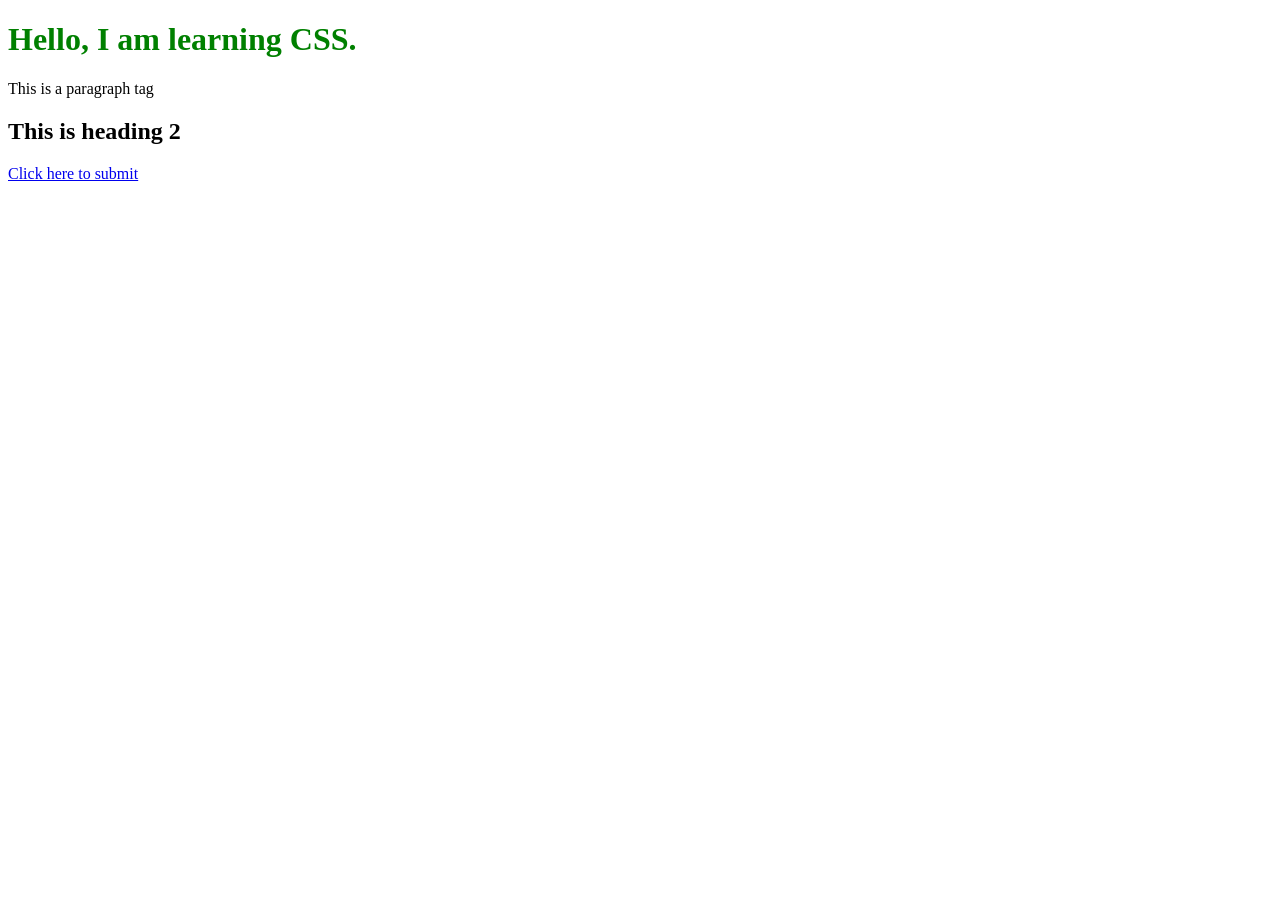
<file: css1/index.html>
<!doctype html>
<html lang="en">
  <head>
    <meta charset="UTF-8" />
    <meta name="viewport" content="width=device-width, initial-scale=1.0" />
    <link rel="stylesheet" href="style.css" />
    <title>Document</title>
  </head>
  <body>
    <h1 id="heading">Hello, I am learning CSS.</h1>
    <p id="para1">This is a paragraph tag</p>
    <h2 class="heading Two">This is heading 2</h2>
    <a href="/">Click here to submit</a>
  </body>
</html>
</file>
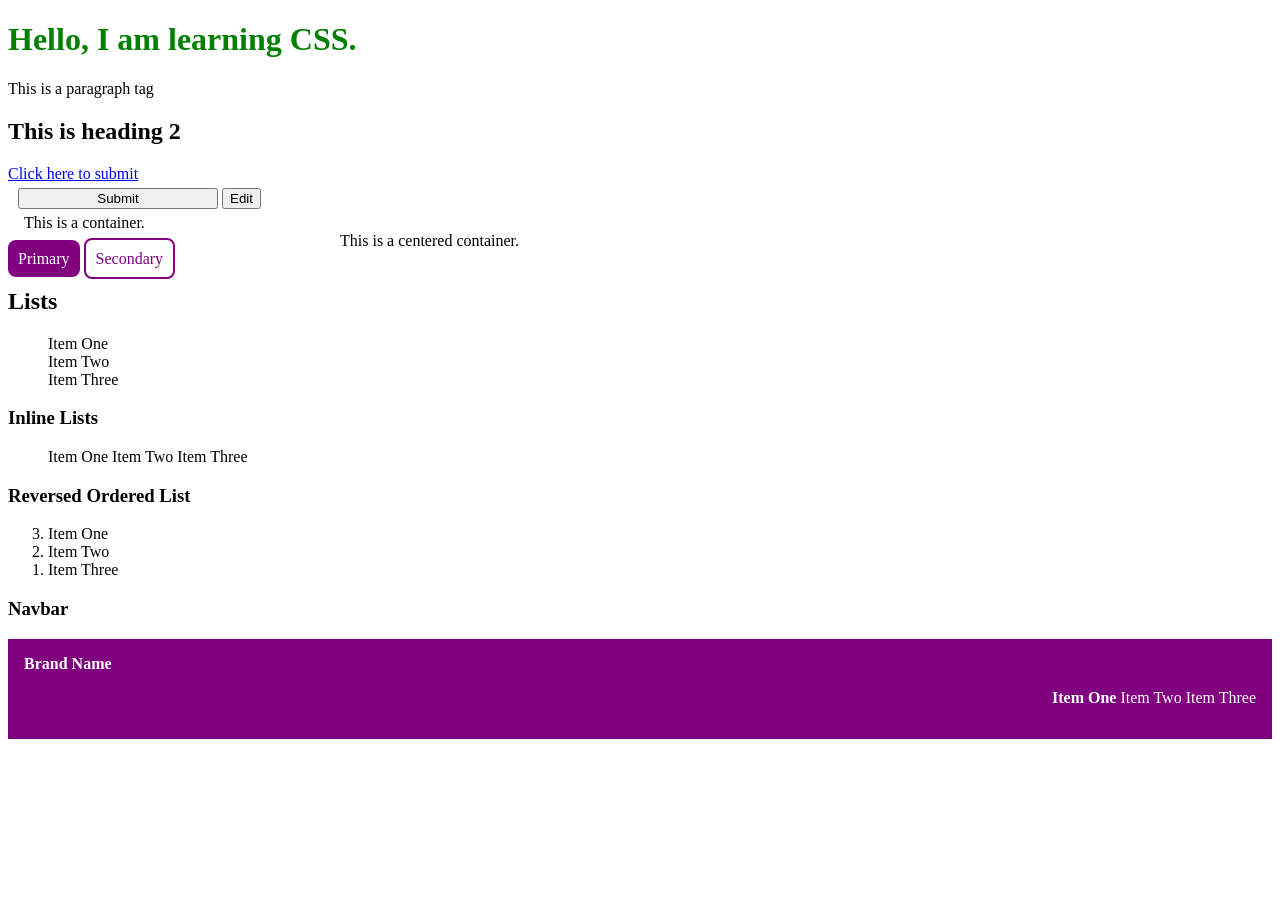
<file: css2/index.html>
<!doctype html>
<html lang="en">
  <head>
    <meta charset="UTF-8" />
    <meta name="viewport" content="width=device-width, initial-scale=1.0" />
    <link rel="stylesheet" href="style.css" />
    <title>Document</title>
    <style>
      :root {
        --primary-color: purple;
      }
      .submit {
        margin-top: 5px;
        margin-bottom: 5px;
        margin-left: 10px;
        box-sizing: border-box;
        width: 200px;
      }
      .container {
        padding-left: 1rem;
        padding-right: 1rem;
      }
      .centered-container {
        max-width: 600px;
        margin: auto;
      }
      .link {
        text-decoration: none;
      }
      .link-primary {
        border: 2px solid var(-primary-color);
        background-color: var(--primary-color);
        border-radius: 0.5rem;
        color: white;
        padding: 10px;
      }
      .link-secondary {
        border: 2px solid var(--primary-color);
        border-radius: 0.5rem;
        color: var(--primary-color);
        padding: 10px;
      }
      .list-non-bullet {
        list-style: none;
      }
      .list-item-inline {
        display: inline;
        padding: Ørem 0.5rem;
      }
      .navigation {
        background-color: var(--primary-color);
        color: white;
        padding: 1rem;
      }
      .nav-brand {
        font-weight: bold;
      }
      .nav-pills {
        text-align: right;
      }
      .navigation .link {
        color: white;
      }
      .navigation .link-active {
        font-weight: bold;
      }
    </style>
  </head>
  <body>
    <h1 id="heading">Hello, I am learning CSS.</h1>
    <p id="para1">This is a paragraph tag</p>
    <h2 class="heading Two">This is heading 2</h2>
    <a href="/">Click here to submit</a>

    <div>
      <button class="submit">Submit</button>
      <button>Edit</button>
    </div>
    <div class="container">This is a container.</div>
    <div class="container centered-container">
      This is a centered container.
    </div>
    <a href="/" class="link link-primary">Primary</a>
    <a href="/" class="link link-secondary">Secondary</a>
    <h2>Lists</h2>
    <ul class="list-non-bullet">
      <li>Item One</li>
      <li>Item Two</li>
      <li>Item Three</li>
    </ul>
    <h3>Inline Lists</h3>
    <ul class="list-non-bullet">
      <li class="list-item-inline">Item One</li>
      <li class="list-item-inline">Item Two</li>
      <li class="list-item-inline">Item Three</li>
    </ul>
    <h3>Reversed Ordered List</h3>
    <ol reversed>
      <li>Item One</li>
      <li>Item Two</li>
      <li>Item Three</li>
    </ol>
    <h3>Navbar</h3>
    <nav class="container navigation">
      <div class="nav-brand">Brand Name</div>
      <ul class="list-non-bullet nav-pills">
        <li class="list-item-inline">
          <a href="/" class="link link-active">Item One</a>
        </li>
        <li class="list-item-inline">
          <a href="/products" class="link"></a>Item Two
        </li>
        <li class="list-item-inline">
          <a href="/about" class="link link-ative"></a>Item Three
        </li>
      </ul>
    </nav>
  </body>
</html>
</file>
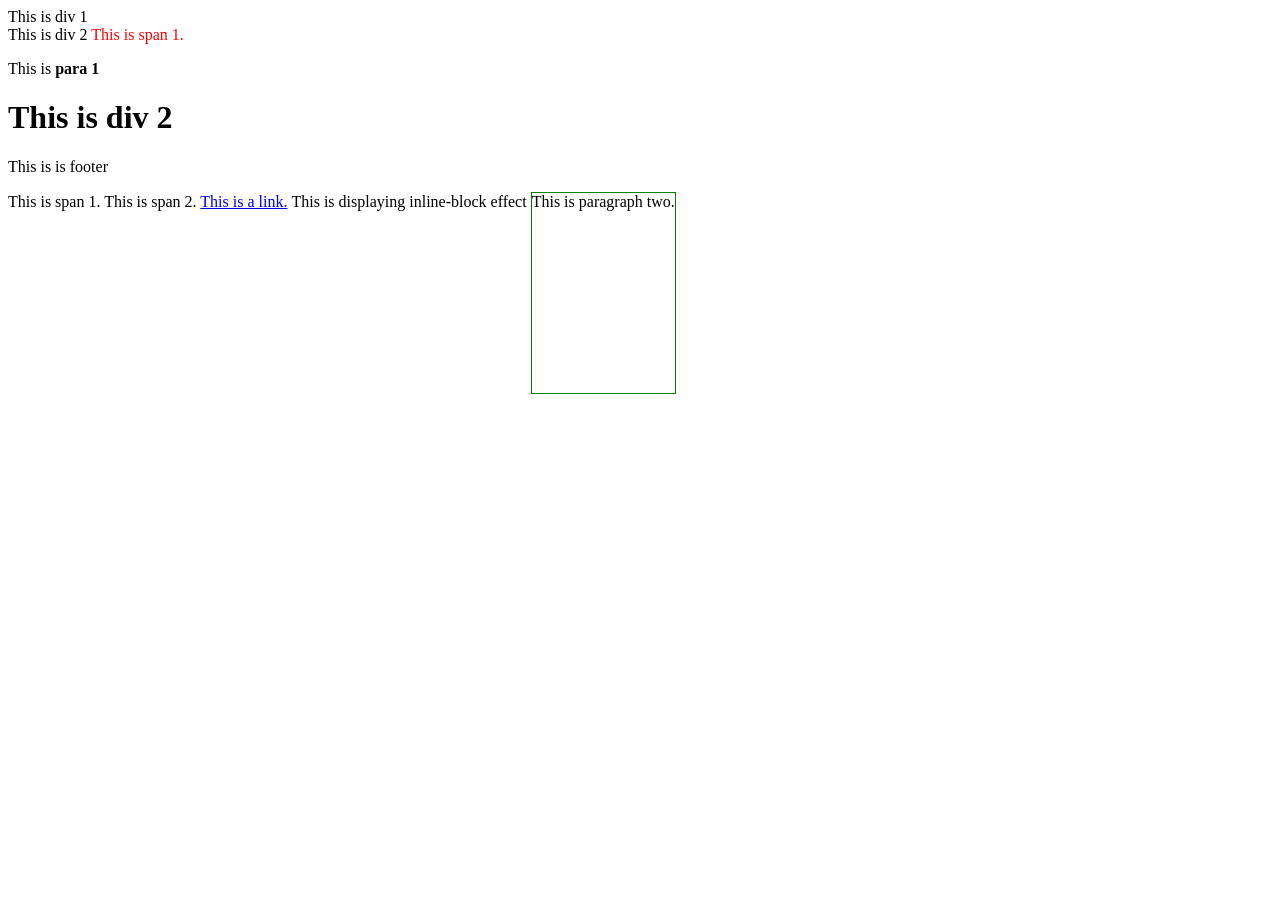
<file: css3/index.html>
<!doctype html>
<html lang="en">
  <head>
    <meta charset="UTF-8" />
    <meta name="viewport" content="width=device-width, initial-scale=1.0" />
    <title>Css3</title>
  </head>
  <body>
    <!-- Block Elements -->
    <div>This is div 1</div>
    <div>This is div 2 <span style="color: red">This is span 1.</span></div>
    <p>This is <strong>para 1</strong></p>
    <h1>This is div 2</h1>
    <footer>This is is footer</footer>
    <!-- Inline Elements -->
    <span>This is span 1.</span>
    <span>This is span 2.</span>
    <a href="/">This is a link.</a>
    <!-- Inline-Block Elements -->
    <div style="display: inline-block; height: 200px">
      This is displaying inline-block effect
    </div>
    <p style="display: inline-block; height: 200px; border: 1px solid green">
      This is paragraph two.
    </p>
  </body>
</html>
</file>
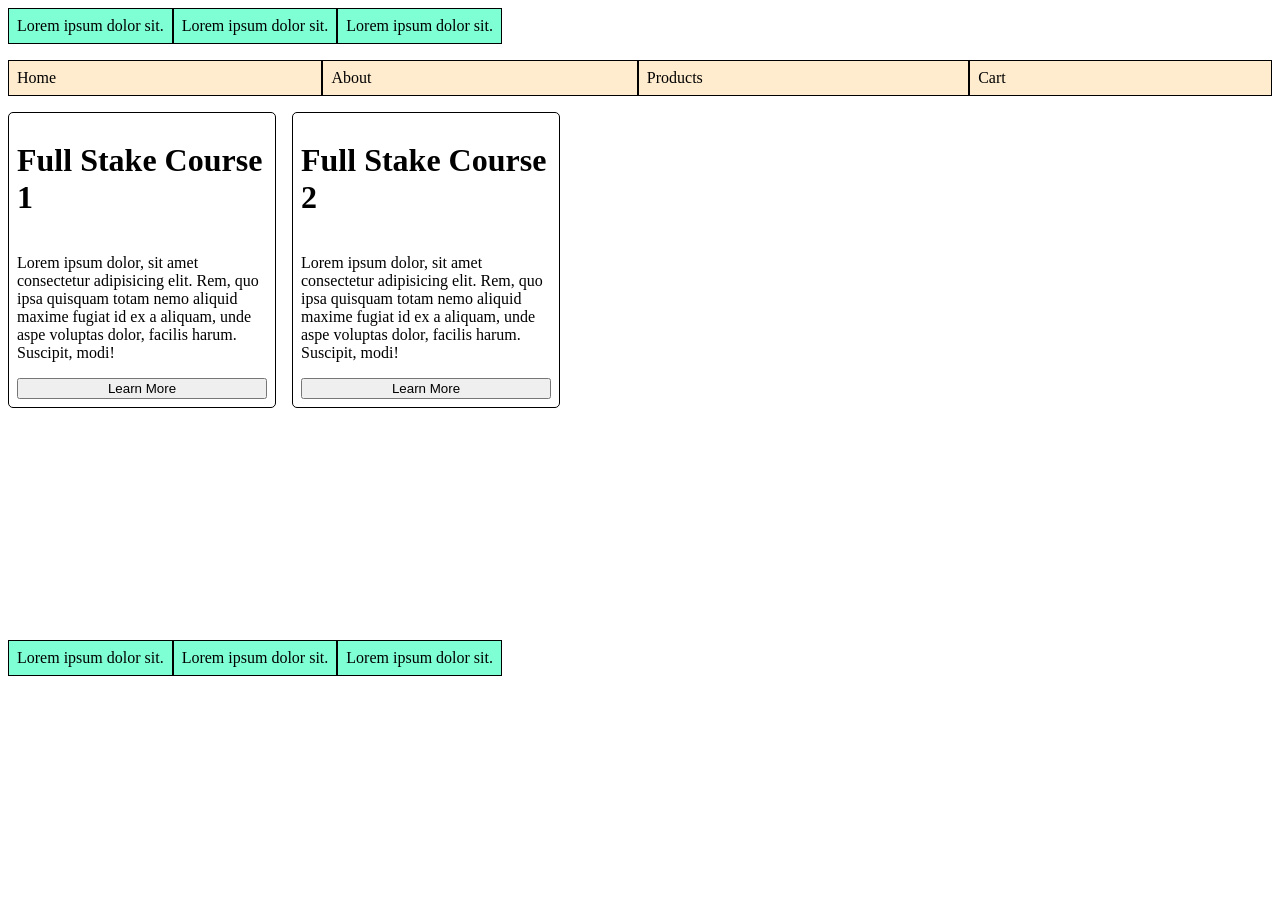
<file: css5/index.html>
<!doctype html>
<html lang="en">
  <head>
    <meta charset="UTF-8" />
    <meta name="viewport" content="width=device-width, initial-scale=1.0" />
    <title>Layout Questions</title>
    <link rel="stylesheet" href="style.css" />
  </head>
  <body>
    <div class="row">
      <div class="col">Lorem ipsum dolor sit.</div>
      <div class="col">Lorem ipsum dolor sit.</div>
      <div class="col">Lorem ipsum dolor sit.</div>
    </div>

    <nav>
      <ul class="row">
        <li class="nav-items">Home</li>
        <li class="nav-items">About</li>
        <li class="nav-items">Products</li>
        <li class="nav-items">Cart</li>
      </ul>
    </nav>

    <div class="cards">
      <div class="card">
        <h1>Full Stake Course 1</h1>
        <p>
          Lorem ipsum dolor, sit amet consectetur adipisicing elit. Rem, quo
          ipsa quisquam totam nemo aliquid maxime fugiat id ex a aliquam, unde
          aspe voluptas dolor, facilis harum. Suscipit, modi!
        </p>

        <button>Learn More</button>
      </div>
      <div class="card">
        <h1>Full Stake Course 2</h1>
        <p>
          Lorem ipsum dolor, sit amet consectetur adipisicing elit. Rem, quo
          ipsa quisquam totam nemo aliquid maxime fugiat id ex a aliquam, unde
          aspe voluptas dolor, facilis harum. Suscipit, modi!
        </p>
        <button>Learn More</button>
      </div>
    </div>

    <div class="alignedRow">
      <div class="col">Lorem ipsum dolor sit.</div>
      <div class="col">Lorem ipsum dolor sit.</div>
      <div class="col">Lorem ipsum dolor sit.</div>
    </div>
  </body>
</html>
</file>
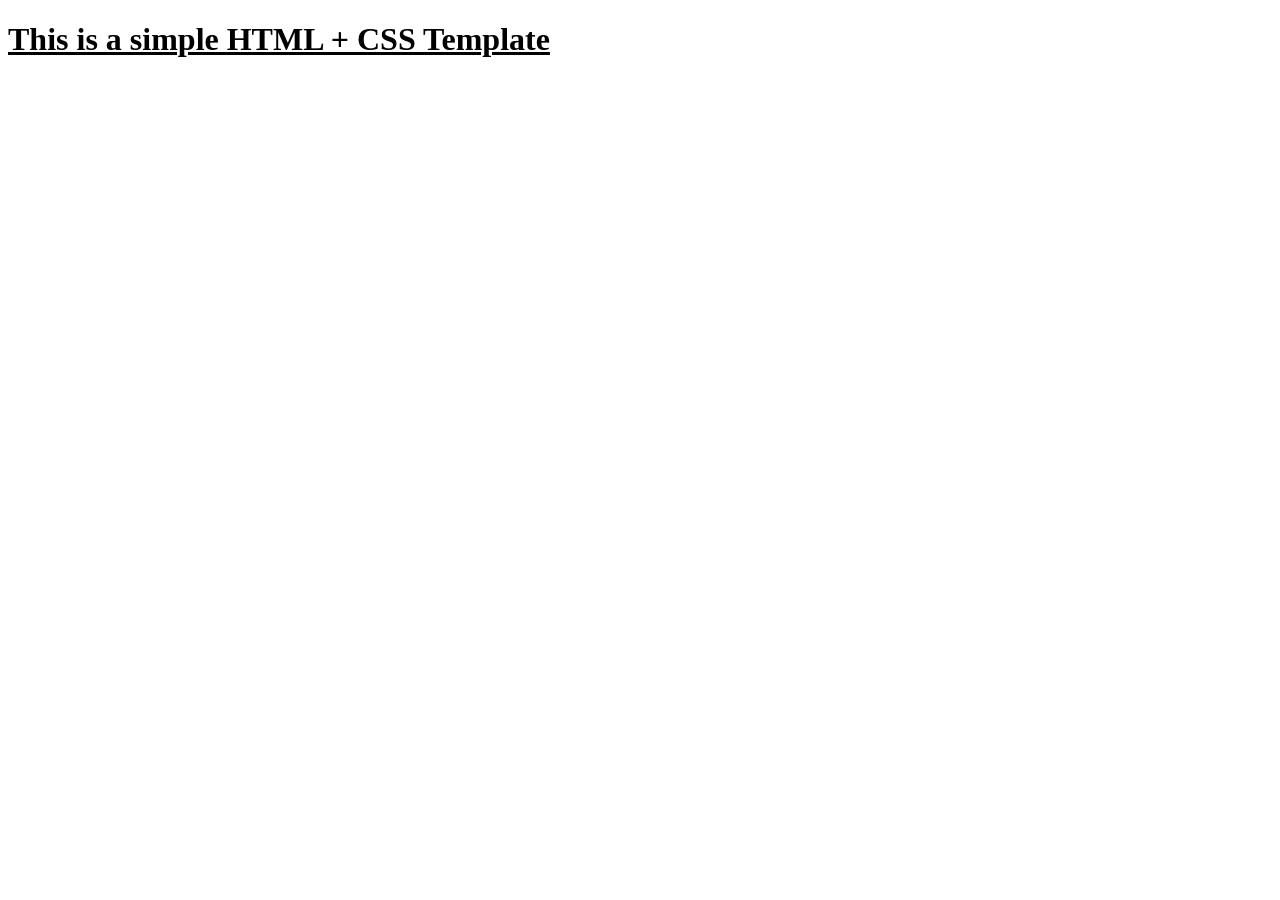
<file: css6/index.html>
<!doctype html>
<html lang="en">
  <head>
    <meta charset="UTF-8" />
    <meta name="viewport" content="width=device-width, initial-scale=1.0" />
    <title>CSS 6</title>
    <link rel="stylesheet" href="style.css" />
  </head>
  <body>
    <h1>This is a simple HTML + CSS Template</h1>
  </body>
</html>
</file>
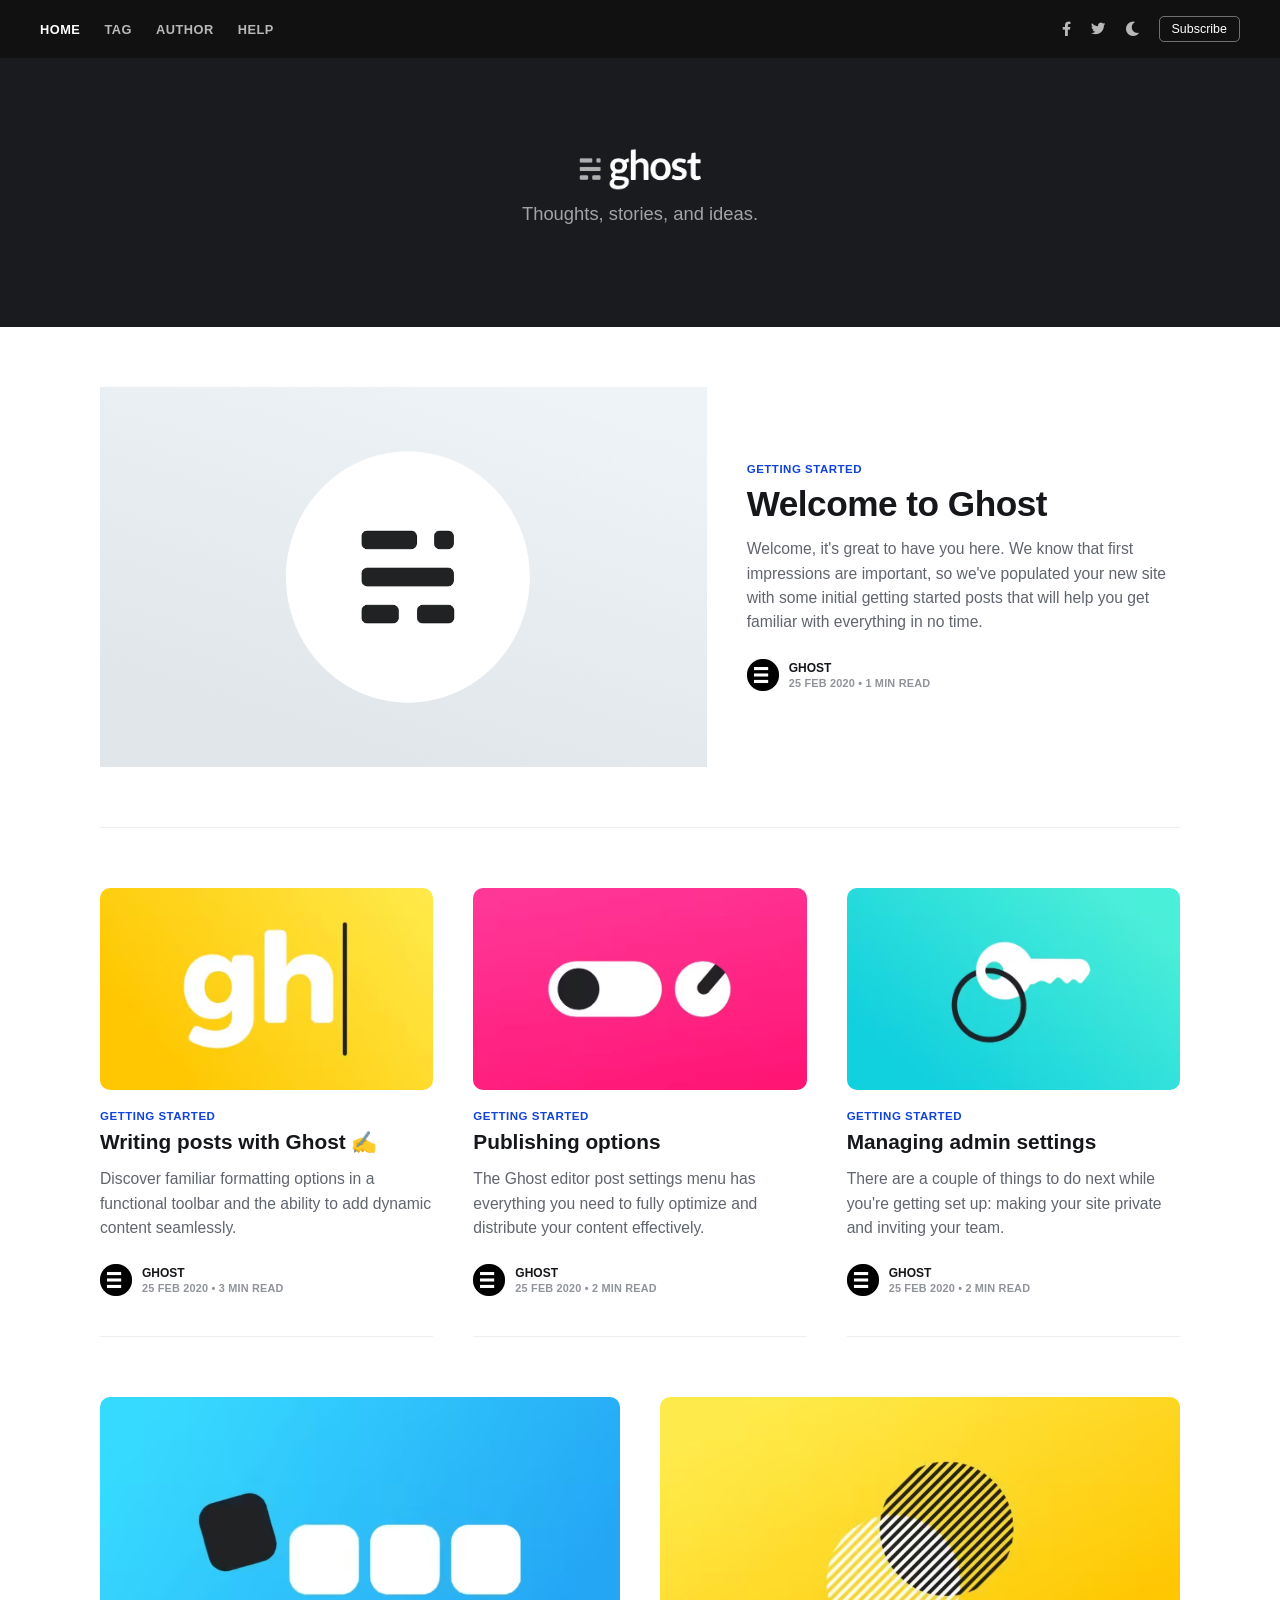
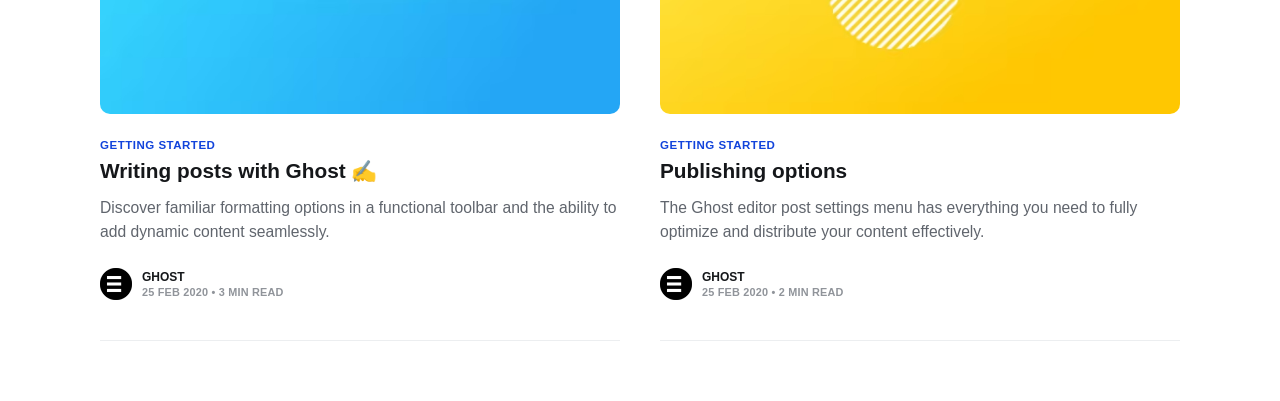
<file: CSS_Assignment1/index.html>
<!doctype html>
<html lang="en">
  <head>
    <meta charset="UTF-8" />
    <meta name="viewport" content="width=device-width, initial-scale=1.0" />
    <title>Ghost Blog Layout</title>
    <link rel="stylesheet" href="style.css" />
    <!-- FontAwesome used for social share icons / brand assets -->

    <link
      rel="stylesheet"
      href="https://use.fontawesome.com/releases/v5.0.8/css/all.css"
      integrity="sha384-3AB7yXWz4OeoZcPbieVW64vVXEwADiYyAEhwilzWsLw+9FgqpyjjStpPnpBO8o8S"
      crossorigin="anonymous"
    />
  </head>
  <body>
    <!-- 1. MASTER SITE NAVIGATION HEADER -->
    <header class="global-navbar">
      <div class="nav-left-links">
        <a href="#" class="nav-link active">HOME</a>
        <a href="#" class="nav-link">TAG</a>
        <a href="#" class="nav-link">AUTHOR</a>
        <a href="#" class="nav-link">HELP</a>
      </div>
      <div class="nav-right-actions">
        <a href="#" class="social-icon"><i class="fab fa-facebook-f"></i></a>
        <a href="#" class="social-icon"><i class="fab fa-twitter"></i></a>
        <a href="#" class="social-icon"><i class="fas fa-moon"></i></a>
        <a href="#" class="subscribe-btn">Subscribe</a>
      </div>
    </header>

    <!-- 2. MAIN BRAND LOGO BILLBOARD HERO BANNER -->
    <section class="brand-billboard">
      <div class="brand-logo-wrap">
        <img src="./images/slider.png" />
        <p class="brand-tagline">Thoughts, stories, and ideas.</p>
      </div>
    </section>

    <!-- MAIN ARTICLES FEED CONTENT WRAPPER -->
    <main class="feed-container">
      <!-- 3. FEATURED SPOTLIGHT ARTICLE (ROW VIEW) -->
      <article class="featured-story">
        <div class="featured-media-frame">
          <img src="./images/ghostImage1.png" />
        </div>
        <div class="featured-text-frame">
          <span class="category-tag">GETTING STARTED</span>
          <h2 class="article-title large-title">Welcome to Ghost</h2>
          <p class="article-excerpt">
            Welcome, it's great to have you here. We know that first impressions
            are important, so we've populated your new site with some initial
            getting started posts that will help you get familiar with
            everything in no time.
          </p>
          <footer class="author-meta-row">
            <div class="author-badge-circle">
              <img src="./images/smallLogo.png" />
            </div>
            <div class="meta-details">
              <span class="author-name">GHOST</span>
              <span class="publish-date">25 FEB 2020 • 1 MIN READ</span>
            </div>
          </footer>
        </div>
      </article>

      <!-- 4. THREE-COLUMN ARTICLE GRID ROW -->
      <section class="articles-grid-row">
        <!-- Card 1 -->
        <article class="story-card">
          <div class="card-media-frame">
            <img src="./images/ghostImage2.avif" />
          </div>
          <div class="card-text-frame">
            <span class="category-tag">GETTING STARTED</span>
            <h3 class="article-title">Writing posts with Ghost ✍️</h3>
            <p class="article-excerpt">
              Discover familiar formatting options in a functional toolbar and
              the ability to add dynamic content seamlessly.
            </p>
            <footer class="author-meta-row">
              <div class="author-badge-circle">
                <img src="./images/smallLogo.png" />
              </div>
              <div class="meta-details">
                <span class="author-name">GHOST</span>
                <span class="publish-date">25 FEB 2020 • 3 MIN READ</span>
              </div>
            </footer>
          </div>
        </article>

        <!-- Card 2 -->
        <article class="story-card">
          <div class="card-media-frame">
            <img src="./images/ghostImage3.avif" />
          </div>
          <div class="card-text-frame">
            <span class="category-tag">GETTING STARTED</span>
            <h3 class="article-title">Publishing options</h3>
            <p class="article-excerpt">
              The Ghost editor post settings menu has everything you need to
              fully optimize and distribute your content effectively.
            </p>
            <footer class="author-meta-row">
              <div class="author-badge-circle">
                <img src="./images/smallLogo.png" />
              </div>
              <div class="meta-details">
                <span class="author-name">GHOST</span>
                <span class="publish-date">25 FEB 2020 • 2 MIN READ</span>
              </div>
            </footer>
          </div>
        </article>

        <!-- Card 3 -->
        <article class="story-card">
          <div class="card-media-frame">
            <img src="./images/ghostImage4.avif" />
          </div>
          <div class="card-text-frame">
            <span class="category-tag">GETTING STARTED</span>
            <h3 class="article-title">Managing admin settings</h3>
            <p class="article-excerpt">
              There are a couple of things to do next while you're getting set
              up: making your site private and inviting your team.
            </p>
            <footer class="author-meta-row">
              <div class="author-badge-circle">
                <img src="./images/smallLogo.png" />
              </div>
              <div class="meta-details">
                <span class="author-name">GHOST</span>
                <span class="publish-date">25 FEB 2020 • 2 MIN READ</span>
              </div>
            </footer>
          </div>
        </article>
      </section>

      <!-- 5. TWO-COLUMN EQUAL FOOTER ARTICLE ROW -->
      <section class="articles-grid-row split-two">
        <!-- Left Card -->
        <article class="story-card horizontal-flex-desktop">
          <div class="card-media-frame">
            <img src="./images/ghostImage5.avif" />
          </div>
          <div class="card-text-frame">
            <span class="category-tag">GETTING STARTED</span>
            <h3 class="article-title">Writing posts with Ghost ✍️</h3>
            <p class="article-excerpt">
              Discover familiar formatting options in a functional toolbar and
              the ability to add dynamic content seamlessly.
            </p>
            <footer class="author-meta-row">
              <div class="author-badge-circle">
                <img src="./images/smallLogo.png" />
              </div>
              <div class="meta-details">
                <span class="author-name">GHOST</span>
                <span class="publish-date">25 FEB 2020 • 3 MIN READ</span>
              </div>
            </footer>
          </div>
        </article>

        <!-- Right Card -->
        <article class="story-card horizontal-flex-desktop">
          <div class="card-media-frame">
            <img src="./images/ghostImage6.avif" />
          </div>
          <div class="card-text-frame">
            <span class="category-tag">GETTING STARTED</span>
            <h3 class="article-title">Publishing options</h3>
            <p class="article-excerpt">
              The Ghost editor post settings menu has everything you need to
              fully optimize and distribute your content effectively.
            </p>
            <footer class="author-meta-row">
              <div class="author-badge-circle">
                <img src="./images/smallLogo.png" />
              </div>
              <div class="meta-details">
                <span class="author-name">GHOST</span>
                <span class="publish-date">25 FEB 2020 • 2 MIN READ</span>
              </div>
            </footer>
          </div>
        </article>
      </section>
    </main>
  </body>
</html>
</file>
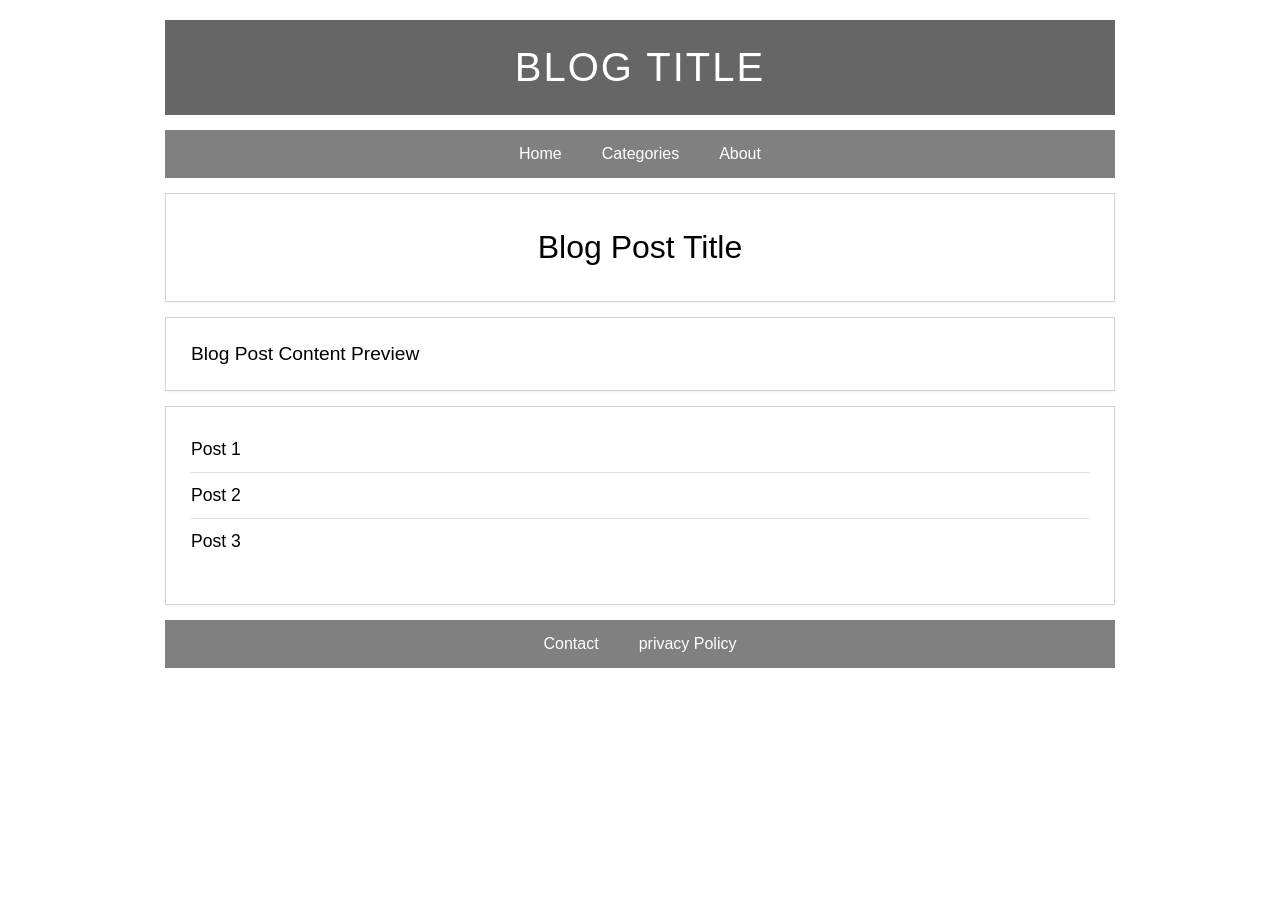
<file: CSS_HW1/index.html>
<!doctype html>
<html lang="en">
  <head>
    <meta charset="UTF-8" />
    <meta name="viewport" content="width=device-width, initial-scale=1.0" />
    <title>Blog Home Page</title>
    <link rel="stylesheet" href="style.css" />
  </head>
  <body>
    <div class="container">
      <!-- Main Blog Header Banner -->
      <header class="blog-banner">
        <h1>BLOG TITLE</h1>
      </header>

      <!-- Navigation Bar Links -->
      <nav class="navigation-bar">
        <a href="#">Home</a>
        <a href="#">Categories</a>
        <a href="#">About</a>
      </nav>

      <!-- Main Active Blog Post Title Section -->
      <section class="content-box post-title-box">
        <h2>Blog Post Title</h2>
      </section>

      <!-- Active Blog Post Preview Content -->
      <section class="content-box post-preview-box">
        <p>Blog Post Content Preview</p>
      </section>

      <!-- Sidebar / Secondary Recent Posts List -->
      <section class="content-box posts-list-box">
        <div class="list-item">Post 1</div>
        <div class="list-item">Post 2</div>
        <div class="list-item">Post 3</div>
      </section>
      <nav class="navigation-bar">
        <a href="#">Contact</a>
        <a href="#">privacy Policy</a>
      </nav>
    </div>
  </body>
</html>
</file>
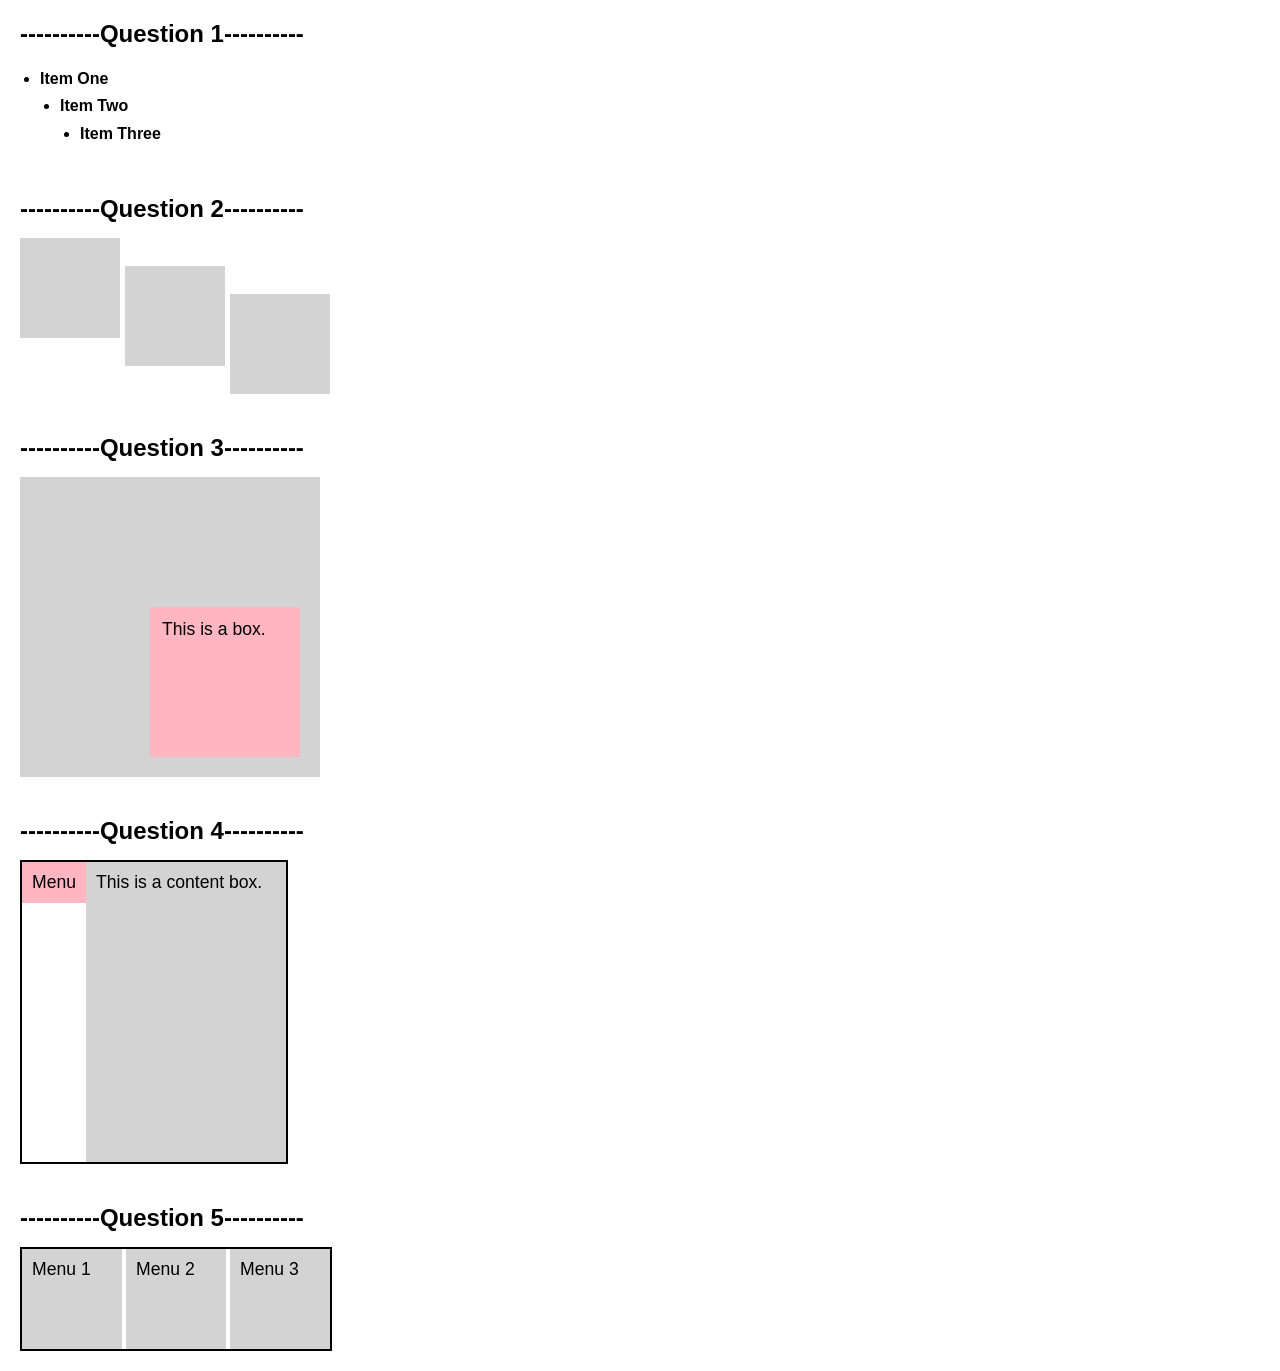
<file: CSS_HW2/index.html>
<!doctype html>
<html lang="en">
  <head>
    <meta charset="UTF-8" />
    <meta name="viewport" content="width=device-width, initial-scale=1.0" />
    <title>Layout Questions</title>
    <link rel="stylesheet" href="style.css" />
  </head>
  <body>
    <div class="page-container">
      <!-- Question 1: Nested Lists -->
      <section class="section">
        <h2 class="divider-title">----------Question 1----------</h2>
        <ul class="nested-list">
          <li>
            Item One
            <ul>
              <li>
                Item Two
                <ul>
                  <li>Item Three</li>
                </ul>
              </li>
            </ul>
          </li>
        </ul>
      </section>

      <!-- Question 2: Staggered Boxes -->
      <section class="section">
        <h2 class="divider-title">----------Question 2----------</h2>
        <div class="staggered-container">
          <div class="gray-square pos-top"></div>
          <div class="gray-square pos-mid"></div>
          <div class="gray-square pos-low"></div>
        </div>
      </section>

      <!-- Question 3: Absolute Position Box -->
      <section class="section">
        <h2 class="divider-title">----------Question 3----------</h2>
        <div class="large-gray-box">
          <div class="pink-label">This is a box.</div>
        </div>
      </section>

      <!-- Question 4: Sidebar Layout -->
      <section class="section">
        <h2 class="divider-title">----------Question 4----------</h2>
        <div class="main-layout-box">
          <aside class="sidebar">
            <div class="menu-box">Menu</div>
          </aside>
          <main class="content-area">This is a content box.</main>
        </div>
      </section>
      <!-- Question 5: Contain Box Layout -->
      <section class="section">
        <h2 class="divider-title">----------Question 5----------</h2>
        <div class="main-contain-box">
          <main class="content-box">Menu 1</main>
          <main class="content-box">Menu 2</main>
          <main class="content-box">Menu 3</main>
        </div>
      </section>
    </div>
  </body>
</html>
</file>
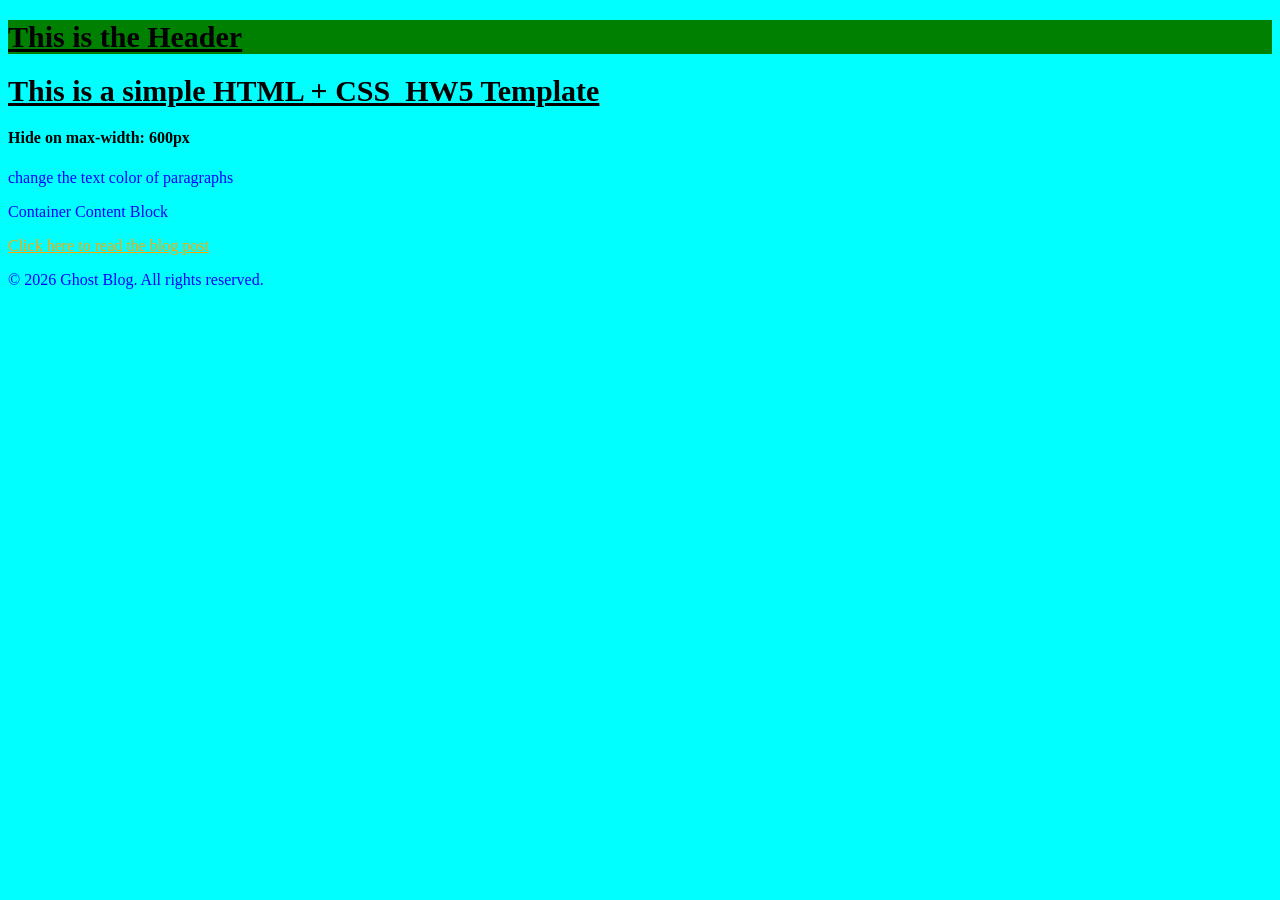
<file: CSS_HW5/index.html>
<!doctype html>
<html lang="en">
  <head>
    <meta charset="UTF-8" />
    <meta name="viewport" content="width=device-width, initial-scale=1.0" />
    <title>CSS_HW5</title>
    <link rel="stylesheet" href="style.css" />
  </head>
  <body>
    <header>
      <h1>This is the Header</h1>
    </header>
    <h1>This is a simple HTML + CSS_HW5 Template</h1>
    <h4 class="sidebar">Hide on max-width: 600px</h4>
    <p>change the text color of paragraphs</p>

    <div class="container">
      <p>Container Content Block</p>
    </div>

    <a href="#">Click here to read the blog post</a>

    <footer>
      <p>© 2026 Ghost Blog. All rights reserved.</p>
    </footer>
  </body>
</html>
</file>
<file: css1/style.css>
#heading {
  color: green;
}
#para1 {
  color: Idarkmagenta;
}
.heading Two {
  color: blueviolet;
  font-style: italic;
}
a:hover {
  font-weight: 600;
}
</file>
<file: css2/style.css>
#heading {
  color: green;
}
#para1 {
  color: Idarkmagenta;
}
.heading Two {
  color: blueviolet;
  font-style: italic;
}
a:hover {
  font-weight: 600;
}
</file>
<file: css5/style.css>
.row {
  display: flex;
  padding: 0px;
  flex-wrap: wrap;
}
.col {
  border: 1px solid black;
  background-color: aquamarine;
  padding: 0.5rem;
}
.nav-items {
  list-style: none;
  border: 1px solid black;
  padding: 0.5rem;
  background-color: blanchedalmond;
  flex-grow: 1;
}
.cards {
  display: flex;
  gap: 1rem;
  flex-wrap: wrap;
}
.card {
  border: 1px solid black;
  max-width: 250px;
  padding: 0.5rem;
  border-radius: 5px;
  display: flex;
  flex-direction: column;
  justify-content: space-between;
}

.alignedRow {
  display: flex;
  flex-wrap: wrap;
  height: 500px;
  align-items: center;
}
</file>
<file: css6/style.css>
h1 {
  text-decoration: underline;
}

body {
  background-color: aqua;
}
@media (max-width: 600px) {
  body {
    background-color: yellow;
  }
}
@media (min-width: 750px) {
  body {
    background-color: white;
  }
}
</file>
<file: CSS_Assignment1/style.css>
/* ==========================================================================
   1. CORE GLOBAL STYLING RESETS
   ========================================================================== */
* {
  box-sizing: border-box;
  margin: 0;
  padding: 0;
}

body {
  font-family:
    -apple-system, BlinkMacSystemFont, "Segoe UI", Roboto, Oxygen, Ubuntu,
    Cantarell, sans-serif;
  background-color: #ffffff;
  color: #15171a;
  display: flex;
  flex-direction: column;
  align-items: center;
  width: 100%;
  overflow-x: hidden;
}

/* ==========================================================================
   2. GLOBAL HEADER NAVBAR (FLEXBOX AXIS NAVIGATION)
   ========================================================================== */
.global-navbar {
  display: flex;
  justify-content: space-between;
  align-items: center;
  width: 100%;
  background-color: #111111;
  padding: 16px 40px;
}

.nav-left-links {
  display: flex;
  gap: 24px;
}

.nav-link {
  color: rgba(255, 255, 255, 0.7);
  text-decoration: none;
  font-size: 0.8rem;
  font-weight: 600;
  letter-spacing: 0.5px;
  transition: color 0.2s ease;
}

.nav-link:hover,
.nav-link.active {
  color: #ffffff;
}

.nav-right-actions {
  display: flex;
  align-items: center;
  gap: 20px;
}

.social-icon {
  color: rgba(255, 255, 255, 0.7);
  text-decoration: none;
  font-size: 0.9rem;
  transition: color 0.2s ease;
}

.social-icon:hover {
  color: #ffffff;
}

.subscribe-btn {
  color: #ffffff;
  text-decoration: none;
  font-size: 0.78rem;
  font-weight: 500;
  border: 1px solid rgba(255, 255, 255, 0.4);
  padding: 5px 12px;
  border-radius: 5px;
  transition: border-color 0.2s ease;
}

.subscribe-btn:hover {
  border-color: #ffffff;
}

/* ==========================================================================
   3. GHOST HERO HERO BILLBOARD SECTORS
   ========================================================================== */
.brand-billboard {
  display: flex;
  flex-direction: column;
  align-items: center;
  justify-content: center;
  width: 100%;
  background-color: #191b1f;
  padding: 90px 20px;
  text-align: center;
}

.brand-logo-wrap {
  display: flex;
  align-items: center;
  gap: 12px;
  margin-bottom: 12px;
  flex-direction: column;
}
.brand-logo-wrap img {
  width: 20%;
}

/* Custom CSS Reconstruction of standard Ghost Icon Bars */
.logo-icon-bars {
  display: flex;
  flex-direction: column;
  justify-content: space-between;
  width: 22px;
  height: 16px;
}

.logo-icon-bars span {
  display: block;
  height: 3px;
  background-color: #ffffff;
  border-radius: 1px;
}

.logo-icon-bars span:nth-child(1) {
  width: 45%;
}
.logo-icon-bars span:nth-child(2) {
  width: 100%;
}
.logo-icon-bars span:nth-child(3) {
  width: 75%;
}

/* Secondary variation variant inside white thumbnail circles */
.logo-icon-bars.dark span {
  background-color: #15171a;
}

.brand-text {
  font-size: 2.5rem;
  font-weight: 800;
  color: #ffffff;
  letter-spacing: -1px;
}

.brand-tagline {
  font-size: 1.15rem;
  color: rgba(255, 255, 255, 0.6);
  font-weight: 400;
}

/* ==========================================================================
   4. CONTENT RESPONSIVE CONTAINER & ARTICLE ENTRIES 
   ========================================================================== */
.feed-container {
  display: flex;
  flex-direction: column;
  width: 100%;
  max-width: 1160px;
  padding: 60px 40px;
  gap: 60px;
}

/* Shared typography styles across cards */
.category-tag {
  font-size: 0.72rem;
  font-weight: 700;
  color: #1143db;
  letter-spacing: 0.5px;
  text-transform: uppercase;
  margin-bottom: 8px;
  display: block;
}

.article-title {
  font-size: 1.3rem;
  font-weight: 700;
  line-height: 1.2;
  color: #15171a;
  margin-bottom: 12px;
}

.article-title.large-title {
  font-size: 2.2rem;
  letter-spacing: -0.5px;
}

.article-excerpt {
  font-size: 0.98rem;
  line-height: 1.55;
  color: #60656d;
  margin-bottom: 24px;
}

.author-meta-row {
  display: flex;
  align-items: center;
  gap: 10px;
  margin-top: auto;
}

.author-badge-circle {
  width: 32px;
  height: 32px;
  color: #ffffff;
  border-radius: 50%;
  display: flex;
  align-items: center;
  justify-content: center;
  font-size: 0.75rem;
}
.author-badge-circle img {
  width: 100%;
}

.meta-details {
  display: flex;
  flex-direction: column;
  gap: 2px;
}

.author-name {
  font-size: 0.75rem;
  font-weight: 700;
  color: #15171a;
}

.publish-date {
  font-size: 0.68rem;
  color: #90949a;
  font-weight: 600;
  letter-spacing: 0.2px;
}

/* ==========================================================================
   5. SPECIFIC CARD SHAPE CONFIGURATIONS (FLEX PATTERNS)
   ========================================================================== */

/* Main Hero Featured Article Row Wrapper */
.featured-story {
  display: flex;
  width: 100%;
  gap: 40px;
  align-items: center;
  border-bottom: 1px solid #eceef0;
  padding-bottom: 60px;
}

.featured-media-frame {
  flex: 1.4;
  height: 380px;
  display: flex;
  align-items: center;
  justify-content: center;
}

.featured-media-frame img {
  width: 100%;
  height: 100%;
}

.avatar-circle-icon {
  width: 170px;
  height: 170px;
  background-color: #ffffff;
  border-radius: 50%;
  display: flex;
  align-items: center;
  justify-content: center;
  box-shadow: 0 4px 12px rgba(0, 0, 0, 0.04);
}

.featured-text-frame {
  flex: 1;
  display: flex;
  flex-direction: column;
  justify-content: center;
}

/* Adaptive Rows Layout Groups */
.articles-grid-row {
  display: flex;
  gap: 40px;
  width: 100%;
}

.story-card {
  flex: 1;
  display: flex;
  flex-direction: column;
  border-bottom: 1px solid #eceef0;
  padding-bottom: 40px;
}

.card-media-frame {
  width: 100%;
  height: 100%;
  display: flex;
  align-items: center;
  justify-content: center;
  margin-bottom: 20px;
  overflow: hidden;
}
.card-media-frame img {
  width: 100%;
  height: 100%;
  object-fit: cover;
  border-radius: 10px;
}

.card-text-frame {
  display: flex;
  flex-direction: column;
  flex-grow: 1;
}

/* Graphic placeholder color matrices setups */
.yellow-bg {
  background-color: #f7d138;
}
.pink-bg {
  background-color: #ff1a75;
}
.cyan-bg {
  background-color: #3cd0bd;
}
.blue-bg {
  background-color: #16a0db;
}
.gold-bg {
  background-color: #fcd036;
}

/* Custom Vector Form Graphics Reconstructions inside thumbnails */
.logo-initials-graphic {
  font-size: 5rem;
  font-weight: 800;
  color: #ffffff;
  display: flex;
  align-items: center;
}
.logo-initials-graphic img {
  width: 100%;
  height: 100%;
  object-fit: cover;
  border-radius: 10px;
}
.logo-initials-graphic span {
  font-weight: 300;
  margin-left: -5px;
  color: rgba(255, 255, 255, 0.8);
}

.toggle-graphic-svg {
  display: flex;
  align-items: center;
  gap: 12px;
}
.toggle-track {
  width: 65px;
  height: 34px;
  background-color: #ffffff;
  border-radius: 20px;
  position: relative;
}
.toggle-knob {
  position: absolute;
  width: 26px;
  height: 26px;
  background-color: #15171a;
  border-radius: 50%;
  top: 4px;
  left: 4px;
}
.toggle-mini-circle {
  width: 26px;
  height: 26px;
  background-color: #ffffff;
  border-radius: 50%;
}

.key-graphic-svg i {
  font-size: 4.5rem;
  color: #ffffff;
  transform: rotate(-45deg);
}

.blocks-graphic-svg {
  display: flex;
  gap: 10px;
}
.block-unit {
  width: 32px;
  height: 32px;
  background-color: #ffffff;
  border-radius: 8px;
}
.block-unit.dark-block {
  background-color: #15171a;
  transform: scale(0.9) rotate(-10deg);
}

.sunburst-graphic-svg .lined-circle {
  width: 90px;
  height: 90px;
  border-radius: 50%;
  background: repeating-linear-gradient(
    45deg,
    #15171a,
    #15171a 4px,
    #ffffff 4px,
    #ffffff 8px
  );
}

/* ==========================================================================
   6. RESPONSIVE MEDIA VIEWPORT QUERY BREAKPOINTS
   ========================================================================== */
@media (max-width: 900px) {
  /* Collapse Header Banner Items and Spotlight Card to a vertical layout stack */
  .featured-story {
    flex-direction: column;
    gap: 24px;
  }
  .featured-media-frame {
    width: 100%;
    height: 280px;
  }

  /* Turn Grid groups down to simple stacked components block layout rules */
  .articles-grid-row {
    flex-direction: column;
    gap: 40px;
  }
}

@media (min-width: 901px) {
  /* Enforces horizontal side-by-side splits exclusively on desktop monitors for split-two footer sections */
  .horizontal-flex-desktop {
    flex-direction: column;
    gap: 25px;
    align-items: flex-start;
  }
  .horizontal-flex-desktop .card-media-frame {
    width: 100%;
    height: 100%;
    margin-bottom: 0;
  }
}

@media (max-width: 600px) {
  .global-navbar {
    padding: 16px 20px;
  }
  .nav-left-links {
    gap: 14px;
  }
  .nav-right-actions .social-icon {
    display: none; /* Safely hides decorative minor elements to make room on small mobile devices */
  }
  .feed-container {
    padding: 40px 20px;
  }
  .article-title.large-title {
    font-size: 1.8rem;
  }
}
</file>
<file: CSS_HW1/style.css>
/* Core Page Resets and Background Set */
body {
  margin: 0;
  padding: 20px;
  background-color: #ffffff;
  font-family: Arial, sans-serif;
  display: flex;
  justify-content: center;
}

/* Page Layout Width Constraint Container */
.container {
  width: 100%;
  max-width: 950px;
  display: flex;
  flex-direction: column;
  gap: 15px; /* Spacing between block rows */
}

/* Gray Header Banner Top Level Box */
.blog-banner {
  background-color: #666666;
  color: #ffffff;
  text-align: center;
  padding: 25px 10px;
}

.blog-banner h1 {
  margin: 0;
  font-size: 2.5rem;
  font-weight: normal;
  letter-spacing: 2px;
}

/* Gray Horizontal Navbar Links Row */
.navigation-bar {
  background-color: #808080;
  display: flex;
  justify-content: center;
  gap: 40px;
  padding: 15px 10px;
}

.navigation-bar a {
  color: #ffffff;
  text-decoration: none;
  font-size: 1rem;
}
.navigation-bar a {
  position: relative;
}

.navigation-bar a::after {
  content: "";
  position: absolute;
  width: 100%;
  transform: scaleX(0);
  height: 2px;
  bottom: -4px;
  left: 0;
  background-color: #ffffff;
  transform-origin: bottom right;
  transition: transform 0.25s ease-out;
}

.navigation-bar a:hover::after {
  transform: scaleX(1);
  transform-origin: bottom left;
}

/* Shared Style Framework for Light Bordered Display Boxes */
.content-box {
  border: 1px solid #d3d3d3;
  background-color: #ffffff;
  padding: 25px;
  box-shadow: 0px 1px 3px rgba(0, 0, 0, 0.05);
}

/* Active Highlighted Blog Title Custom Height Adjustments */
.post-title-box {
  text-align: center;
  padding: 35px 10px;
}

.post-title-box h2 {
  margin: 0;
  font-size: 2rem;
  font-weight: normal;
}

/* Text Sizing Rules for the Post Preview Fragment Layout */
.post-preview-box p {
  margin: 0;
  font-size: 1.2rem;
  color: #000000;
}

/* Lower Sidebar/Feed Module Border Separator Component Lists */
.posts-list-box {
  display: flex;
  flex-direction: column;
  padding: 20px 25px 40px 25px; /* Extended base padding footprint */
}

.list-item {
  font-size: 1.1rem;
  padding: 12px 0;
  color: #000000;
  border-bottom: 1px solid #e0e0e0;
}

/* Removes standard bottom rule trace overlay border line on end child entries */
.list-item:last-child {
  border-bottom: none;
}
</file>
<file: CSS_HW2/style.css>
/* Core Page Reset */
body {
  margin: 0;
  padding: 20px;
  font-family: Arial, sans-serif;
  background-color: #ffffff;
}

/* Master Layout Constraints */
.page-container {
  max-width: 800px;
  display: flex;
  flex-direction: column;
  gap: 40px;
}

/* Question Section Containers */
.section {
  display: flex;
  flex-direction: column;
  width: fit-content;
  gap: 15px;
}

/* Section Header Dividers */
.divider-title {
  font-size: 1.5rem;
  font-weight: bold;
  margin: 0;
  color: #000000;
}

/* Question 1: Custom List Spacing */
.nested-list,
.nested-list ul {
  list-style-type: disc;
  padding-left: 20px;
  margin: 5px 0;
}

.nested-list li {
  font-size: 1rem;
  font-weight: bold;
  color: #000000;
  line-height: 1.4;
}

/* Question 2: Flex Alignment for Staggered Blocks */
.staggered-container {
  display: flex;
  gap: 5px;
  align-items: flex-start;
  height: 156px; /* Gives room for vertical alignment */
}

.gray-square {
  width: 100px;
  height: 100px;
  background-color: #d3d3d3;
}

/* Vertical shifts matching the image layout */
.pos-top {
  align-self: flex-start;
}

.pos-mid {
  align-self: center;
}

.pos-low {
  align-self: flex-end;
}

/* Question 3: Relative Container for Absolute Label */
.large-gray-box {
  width: 300px;
  height: 300px;
  background-color: #d3d3d3;
  display: flex;
  justify-content: flex-end; /* Pushes pink box to the right */
  align-items: flex-end; /* Pushes pink box to the bottom */
  padding: 20px; /* Creates the uniform gray gap around the pink box */
  box-sizing: border-box;
}

/* Large Pink Inner Box */
.pink-label {
  width: 150px;
  height: 150px;
  background-color: #ffb6c1;
  color: #000000;
  font-size: 1.1rem;
  padding: 12px;
  box-sizing: border-box;
  text-align: left;
}

/* Question 4: Outer box fits exactly to inner content sizes */
.main-layout-box {
  display: flex;
  width: fit-content;
  border: 2px solid #000000;
  box-sizing: border-box;
}

.sidebar {
  background-color: #ffffff;
  display: flex;
  flex-direction: column;
}

/* Pink Menu Block (Sized strictly by text padding) */
.menu-box {
  background-color: #ffb6c1;
  color: #000000;
  font-size: 1.1rem;
  padding: 10px;
  text-align: center;
  box-sizing: border-box;
}

/* Gray Right Content Body (Strictly fixed dimensions) */
.content-area {
  width: 200px;
  height: 300px;
  background-color: #d3d3d3;
  padding: 10px;
  color: #000000;
  font-size: 1.1rem;
  box-sizing: border-box;
}

/* Question 5: Menu Box content sizes */
.content-box {
  width: 100px; /* Fixed requirement */
  height: 100px; /* Fixed requirement */
  background-color: #d3d3d3;
  padding: 10px;
  color: #000000;
  font-size: 1.1rem;
  box-sizing: border-box;
}

.main-contain-box {
  display: flex;
  width: fit-content;
  border: 2px solid #000000;
  box-sizing: border-box;
  gap: 4px;
}
</file>
<file: CSS_HW5/style.css>
h1 {
  text-decoration: underline;
}

body {
  background-color: aqua;
}

/* Question 1: */
@media (max-width: 800px) {
  body {
    background-color: lightgray;
  }
}

/* Question 2: */
@media (min-width: 900px) {
  h1 {
    font-size: 30px;
  }
}

/* Question 3: */
@media (max-width: 600px) {
  .sidebar {
    display: none;
  }
}

/* Question 4: */
@media (min-height: 700px) {
  p {
    color: blue;
  }
}

/* Question 5: */
@media (min-width: 1000px) {
  header {
    background-color: green;
  }
}

/* Question 6: */
@media (max-height: 500px) {
  body {
    font-size: 12px;
  }
}

/* Question 7: */
@media (width: 1024px) {
  footer {
    text-align: center;
  }
}

/* Question 8: */
@media (max-width: 400px) {
  .container {
    width: 80%;
  }
}

/* Question 9: */
@media (min-width: 600px) and (max-width: 900px) {
  p {
    font-size: 16px;
  }
}

/* Question 10: */
@media (min-width: 1000px) {
  a {
    color: orange;
  }
}
</file>
